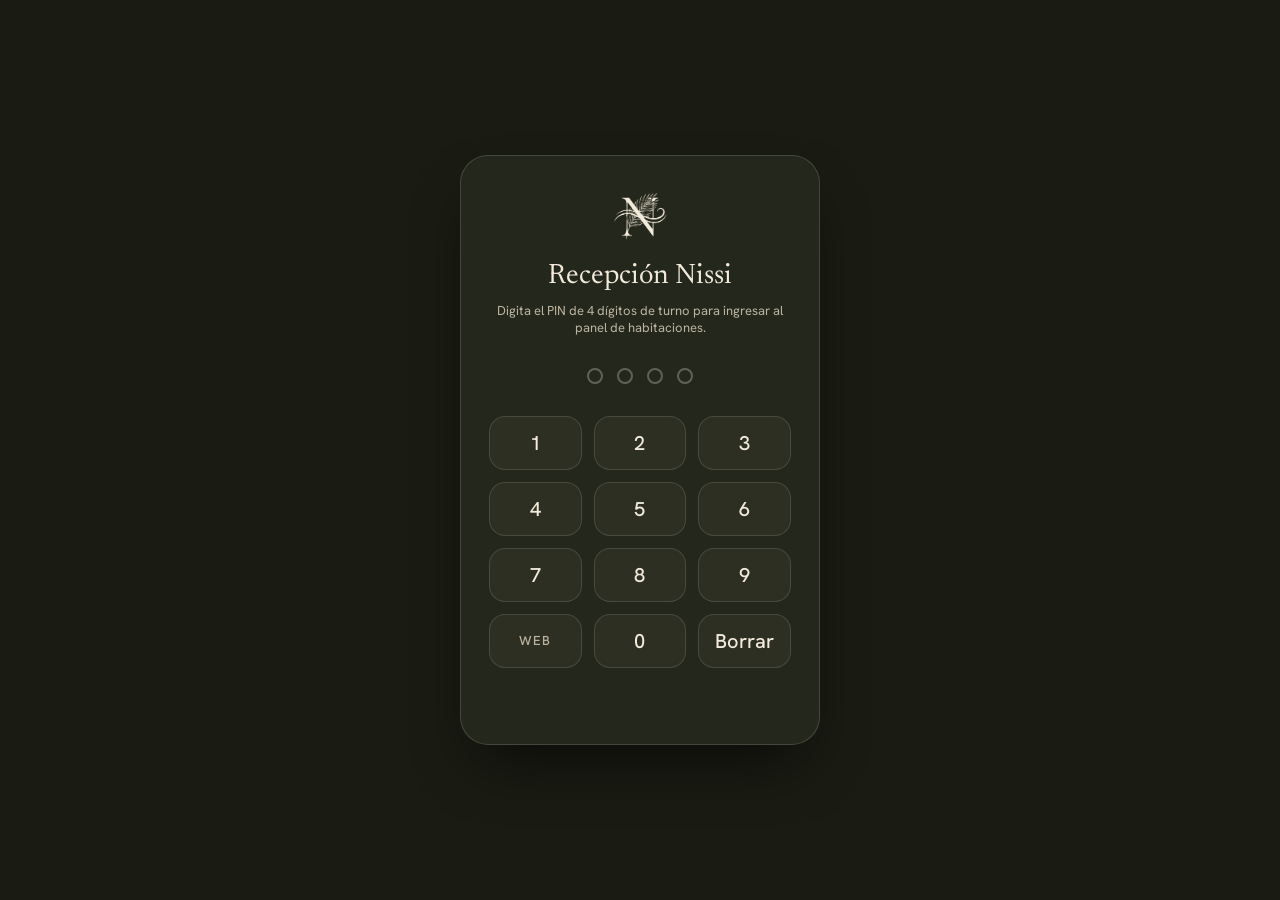
<file: Administracion.html>
<!DOCTYPE html>
<html lang="es">
<head>
<meta charset="utf-8">
<meta name="viewport" content="width=device-width, initial-scale=1">
<title>Hospedaje Nissi · Panel de Recepción y Control</title>
<meta name="robots" content="noindex, nofollow">

<!-- Iconos y fuentes oficiales -->
<link rel="icon" type="image/png" href="assets/nissi-mark-dark.png" media="(prefers-color-scheme: light)">
<link rel="icon" type="image/png" href="assets/nissi-mark.png" media="(prefers-color-scheme: dark)">
<link rel="icon" type="image/png" href="assets/nissi-mark-dark.png">
<link rel="apple-touch-icon" href="assets/logo-nissi.png">
<link rel="preconnect" href="https://fonts.googleapis.com">
<link rel="preconnect" href="https://fonts.gstatic.com" crossorigin>
<link href="https://fonts.googleapis.com/css2?family=Newsreader:ital,opsz,wght@0,6..72,200..700;1,6..72,200..700&family=Hanken+Grotesk:wght@300..700&display=swap" rel="stylesheet">

<!-- Hojas de estilo modulares -->
<link rel="stylesheet" href="css/style.css">
<link rel="stylesheet" href="css/Administracion.css">
<link rel="stylesheet" href="css/Rack.css">
<link rel="stylesheet" href="css/Dashboard.css">
</head>

<body class="admin-body">

<!-- Pantalla de bloqueo de seguridad con PIN -->
<div class="admin-lock" id="lockScreen" role="dialog" aria-modal="true" aria-labelledby="lockTitle">
  <div class="lock-card">
    <img src="assets/nissi-mark.png" alt="Hospedaje Nissi" class="lock-logo" width="54" height="54">
    <h2 class="lock-title" id="lockTitle">Recepción Nissi</h2>
    <p class="lock-desc">Digita el PIN de 4 dígitos de turno para ingresar al panel de habitaciones.</p>

    <div class="pin-display" aria-hidden="true">
      <div class="pin-dot"></div>
      <div class="pin-dot"></div>
      <div class="pin-dot"></div>
      <div class="pin-dot"></div>
    </div>

    <div class="pin-pad">
      <button class="pin-btn" type="button" data-digit="1">1</button>
      <button class="pin-btn" type="button" data-digit="2">2</button>
      <button class="pin-btn" type="button" data-digit="3">3</button>
      <button class="pin-btn" type="button" data-digit="4">4</button>
      <button class="pin-btn" type="button" data-digit="5">5</button>
      <button class="pin-btn" type="button" data-digit="6">6</button>
      <button class="pin-btn" type="button" data-digit="7">7</button>
      <button class="pin-btn" type="button" data-digit="8">8</button>
      <button class="pin-btn" type="button" data-digit="9">9</button>
      <a href="index.html" class="pin-btn pin-btn--link">Web</a>
      <button class="pin-btn" type="button" data-digit="0">0</button>
      <button class="pin-btn" type="button" id="pinDelete" aria-label="Borrar dígito">Borrar</button>
    </div>

    <span class="err" id="lockError"></span>
  </div>
</div>

<!-- Barra de navegacion del panel administrativo -->
<header class="admin-header">
  <nav class="admin-nav" aria-label="Navegación del rack de recepción">
    <div class="admin-brand">
      <img src="assets/nissi-mark.png" alt="Hospedaje Nissi" width="34" height="34">
      <div class="admin-title">
        <b>Hospedaje Nissi</b>
        <small>Rack de Recepción · Mingueo</small>
      </div>
    </div>

    <!-- Pestañas de Navegacion del Panel -->
    <div class="admin-nav-tabs" role="tablist">
      <button class="nav-tab is-active" id="btnTabRack" type="button" role="tab" aria-selected="true" data-seccion="rack">
        <span>Rack en vivo</span>
      </button>
      <button class="nav-tab" id="btnTabDashboard" type="button" role="tab" aria-selected="false" data-seccion="dashboard">
        <span>Dashboard y Métricas</span>
      </button>
    </div>

    <div class="admin-tools">
      <span class="admin-clock" id="adminClock">--:--</span>
      <button class="btn btn--ghost btn--sm" type="button" id="btnRefrescarRack" title="Actualizar datos">Actualizar</button>
      <button class="btn btn--ghost btn--sm" type="button" id="btnSalirAdmin">Salir</button>
    </div>
  </nav>
</header>

<!-- Contenido central de recepcion -->
<main class="admin-main">

  <!-- Vista 1: Rack en vivo -->
  <div id="seccionRack">
    <section class="admin-summary" aria-label="Resumen de ocupación actual">
      <div class="summary-card">
        <span class="summary-label">Habitaciones libres</span>
        <span class="summary-value summary-value--free" id="countAvailable">--</span>
      </div>
      <div class="summary-card">
        <span class="summary-label">Habitaciones ocupadas</span>
        <span class="summary-value summary-value--busy" id="countOccupied">--</span>
      </div>
      <div class="summary-card">
        <span class="summary-label">Capacidad total</span>
        <span class="summary-value">6</span>
      </div>
    </section>

    <div class="rack-head">
      <h1 class="rack-title">Rack en <em>tiempo real.</em></h1>
      <div class="rack-legend">
        <div class="legend-item"><span class="legend-dot is-free"></span> Libre para check-in</div>
        <div class="legend-item"><span class="legend-dot is-reserved"></span> Apartada / En proceso</div>
        <div class="legend-item"><span class="legend-dot is-cleaning"></span> Pendiente de limpieza</div>
        <div class="legend-item"><span class="legend-dot is-maintenance"></span> En rediseño</div>
        <div class="legend-item"><span class="legend-dot is-busy"></span> Ocupada</div>
      </div>
    </div>

    <section class="rack-grid" id="rackGrid" aria-label="Habitaciones del hospedaje">
      <!-- Se llena dinamicamente con Administracion.js -->
    </section>
  </div>

  <!-- Vista 2: Dashboard de Metricas y Rendimiento -->
  <div id="seccionDashboard" hidden>
    <div class="dash-head">
      <div>
        <span class="eyebrow">Panel de control gerencial</span>
        <h2 class="rack-title">Métricas y <em>rendimiento.</em></h2>
      </div>
      <span class="dash-period-badge" id="dashRangoTexto">Período: Hoy</span>
    </div>

    <!-- Barra de Filtros del Dashboard -->
    <div class="dash-toolbar">
      <div class="dash-filter-group" role="group" aria-label="Filtro de período">
        <button class="dash-filter-btn is-active" type="button" data-filtro="diario" id="btnFiltroDiario">
          Diario (Hoy)
        </button>
        <button class="dash-filter-btn" type="button" data-filtro="semanal" id="btnFiltroSemanal">
          Semanal
        </button>
        <div class="dash-month-wrapper">
          <button class="dash-filter-btn" type="button" data-filtro="mensual" id="btnFiltroMensual">
            Mensual
          </button>
          <select class="dash-select-month" id="dashSelectMes" aria-label="Seleccionar mes específico" hidden>
            <!-- Llenado dinamicamente con Administracion.js -->
          </select>
        </div>
        <button class="dash-filter-btn" type="button" data-filtro="personalizado" id="btnFiltroPersonalizado">
          Rango personalizado
        </button>
      </div>

      <!-- Selector de fechas manual (Calendario) -->
      <div class="dash-custom-range" id="dashCustomRange" hidden>
        <label class="dash-range-field">
          <span>Desde</span>
          <input type="date" class="dash-date-input" id="dashFechaInicio">
        </label>
        <label class="dash-range-field">
          <span>Hasta</span>
          <input type="date" class="dash-date-input" id="dashFechaFin">
        </label>
        <button class="btn btn--cream btn--sm" type="button" id="btnAplicarRango">Aplicar rango</button>
      </div>
    </div>

    <!-- Grid de Tarjetas KPI -->
    <section class="dash-kpis" aria-label="Indicadores clave de rendimiento">
      <div class="dash-kpi-card dash-kpi-card--income">
        <div class="dash-kpi-header">
          <span class="dash-kpi-title">Ingresos Totales</span>
        </div>
        <b class="dash-kpi-val" id="kpiIngresos">$0 COP</b>
        <span class="dash-kpi-sub" id="kpiIngresosSub">Recaudado en el período</span>
      </div>

      <div class="dash-kpi-card dash-kpi-card--occ">
        <div class="dash-kpi-header">
          <span class="dash-kpi-title">Tasa de Ocupación</span>
        </div>
        <b class="dash-kpi-val" id="kpiOcupacion">0%</b>
        <span class="dash-kpi-sub" id="kpiOcupacionSub">Sobre 5 habitaciones activas</span>
      </div>

      <div class="dash-kpi-card dash-kpi-card--nights">
        <div class="dash-kpi-header">
          <span class="dash-kpi-title">Noches Vendidas</span>
        </div>
        <b class="dash-kpi-val" id="kpiNoches">0</b>
        <span class="dash-kpi-sub" id="kpiNochesSub">Noches reservadas</span>
      </div>

      <div class="dash-kpi-card dash-kpi-card--guests">
        <div class="dash-kpi-header">
          <span class="dash-kpi-title">Huéspedes Recibidos</span>
        </div>
        <b class="dash-kpi-val" id="kpiHuespedes">0</b>
        <span class="dash-kpi-sub" id="kpiHuespedesSub">Personas alojadas</span>
      </div>

      <div class="dash-kpi-card">
        <div class="dash-kpi-header">
          <span class="dash-kpi-title">Reservas / Check-ins</span>
        </div>
        <b class="dash-kpi-val" id="kpiCheckins">0</b>
        <span class="dash-kpi-sub" id="kpiCheckinsSub">Ingresos registrados</span>
      </div>
    </section>

    <!-- Grid de Analiticas: Medios de Pago y Rendimiento de Habitaciones -->
    <div class="dash-analytics-grid">
      <!-- Medios de Pago -->
      <div class="dash-card">
        <div class="dash-card-title">
          <span>Medios de Pago</span>
          <small class="dash-period-badge" id="dashTotalMedios">$0 COP</small>
        </div>
        <div class="dash-payments-list" id="dashPaymentsList">
          <!-- Dinamico -->
        </div>
      </div>

      <!-- Rendimiento por Habitacion -->
      <div class="dash-card">
        <div class="dash-card-title">
          <span>Rendimiento por Habitación</span>
          <small class="dash-period-badge">Habitaciones 01 a 06</small>
        </div>
        <div class="dash-rooms-list" id="dashRoomsList">
          <!-- Dinamico -->
        </div>
      </div>
    </div>

    <!-- Tabla Detallada de Reservas del Periodo -->
    <div class="dash-table-card">
      <div class="dash-table-head">
        <div>
          <h2 class="dash-card-title" style="margin-bottom:4px;">Movimientos del Período</h2>
          <span class="dash-kpi-sub"><span id="dashTotalRegistros">0</span> reservas encontradas</span>
        </div>
        <input type="text" class="dash-search-input" id="dashSearchInput" placeholder="Buscar por huésped, cédula o código...">
      </div>

      <div class="dash-table-wrapper">
        <table class="dash-table">
          <thead>
            <tr>
              <th>Código</th>
              <th>Registro</th>
              <th>Huésped</th>
              <th>Cédula</th>
              <th>Hab.</th>
              <th>Estadía</th>
              <th>Noches</th>
              <th>Pers.</th>
              <th>Medio</th>
              <th>Total COP</th>
              <th>Estado</th>
            </tr>
          </thead>
          <tbody id="dashTableBody">
            <!-- Dinamico -->
          </tbody>
        </table>
      </div>
    </div>
  </div>

</main>

<!-- Modal para Check-in presencial rapido (Walk-in) -->
<div class="modal-admin" id="checkinModal" hidden role="dialog" aria-modal="true" aria-labelledby="checkinModalTitle">
  <div class="admin-dialog">
    <div class="admin-dialog-head">
      <div>
        <span class="eyebrow">Ingreso presencial</span>
        <h3 id="checkinModalTitle">Check-in <em>inmediato.</em></h3>
      </div>
      <button class="btn btn--ghost btn--sm js-cerrar-checkin" type="button">Cerrar</button>
    </div>

    <form class="admin-form" id="checkinForm" novalidate>
      <div class="admin-total-box">
        <span id="checkinRoomTitle">Habitación --</span>
        <b id="checkinTotal">$0 COP</b>
      </div>

      <div class="admin-grid-2">
        <label class="admin-field">
          <span>Fecha de llegada</span>
          <input type="date" id="checkinLlegada" readonly>
        </label>
        <label class="admin-field">
          <span>Fecha de salida</span>
          <input type="date" id="checkinSalida" required>
        </label>
      </div>

      <div class="admin-grid-2">
        <label class="admin-field">
          <span>Nombre del huésped</span>
          <input type="text" id="checkinNombre" placeholder="Nombre completo" required autocomplete="off">
        </label>
        <label class="admin-field">
          <span>Cédula de ciudadanía</span>
          <input type="text" id="checkinCedula" placeholder="Ej. 1098765432" inputmode="numeric" required autocomplete="off">
        </label>
      </div>

      <div class="admin-grid-2">
        <label class="admin-field">
          <span>Celular / WhatsApp</span>
          <input type="tel" id="checkinCelular" placeholder="300 123 4567" required autocomplete="off">
        </label>
        <label class="admin-field">
          <span>Número de personas</span>
          <select id="checkinHuespedes">
            <option value="1">1 persona ($55.000/noche)</option>
            <option value="2" selected>2 personas</option>
            <option value="3">3 personas ($110.000/noche)</option>
          </select>
        </label>
      </div>

      <div class="admin-grid-2">
        <label class="admin-field" id="checkinCamasWrap">
          <span>Uso de camas (para 2 personas)</span>
          <select id="checkinCamas">
            <option value="compartida" selected>Cama doble / queen compartida ($70.000/noche)</option>
            <option value="separadas">Camas individuales por persona ($90.000/noche)</option>
          </select>
        </label>
        <label class="admin-field">
          <span>Medio de pago recibido</span>
          <select id="checkinMedio">
            <option value="Efectivo" selected>Efectivo en caja</option>
            <option value="Nequi">Nequi</option>
            <option value="Mixto">Mixto (Nequi + Efectivo)</option>
          </select>
        </label>
      </div>

      <div class="admin-grid-2" id="checkinMixtoCampos" hidden>
        <label class="admin-field">
          <span>Monto pagado por Nequi (COP)</span>
          <input type="number" id="checkinMontoNequi" min="0" placeholder="Ej. 30000" inputmode="numeric">
        </label>
        <label class="admin-field">
          <span>Monto pagado en Efectivo (COP)</span>
          <input type="number" id="checkinMontoEfectivo" min="0" placeholder="Ej. 25000" inputmode="numeric">
        </label>
      </div>

      <label class="admin-field">
        <span>Total cobrado en COP</span>
        <input type="number" id="checkinPago" required>
      </label>

      <span class="err" id="checkinError"></span>

      <div class="admin-form-actions">
        <button class="btn btn--cream" type="submit" id="btnGuardarCheckin">Confirmar ingreso y entregar llaves</button>
        <button class="btn btn--ghost js-cerrar-checkin" type="button">Cancelar</button>
      </div>
    </form>
  </div>
</div>

<!-- Scripts en orden estricto de dependencias -->
<script src="js/Datosinicial.js"></script>
<script src="js/Almacenamiento.js"></script>
<script src="js/Validaciones.js"></script>
<script src="js/Administracion.js"></script>
<script src="js/Rack.js"></script>
<script src="js/Dashboard.js"></script>
</body>
</html>
</file>
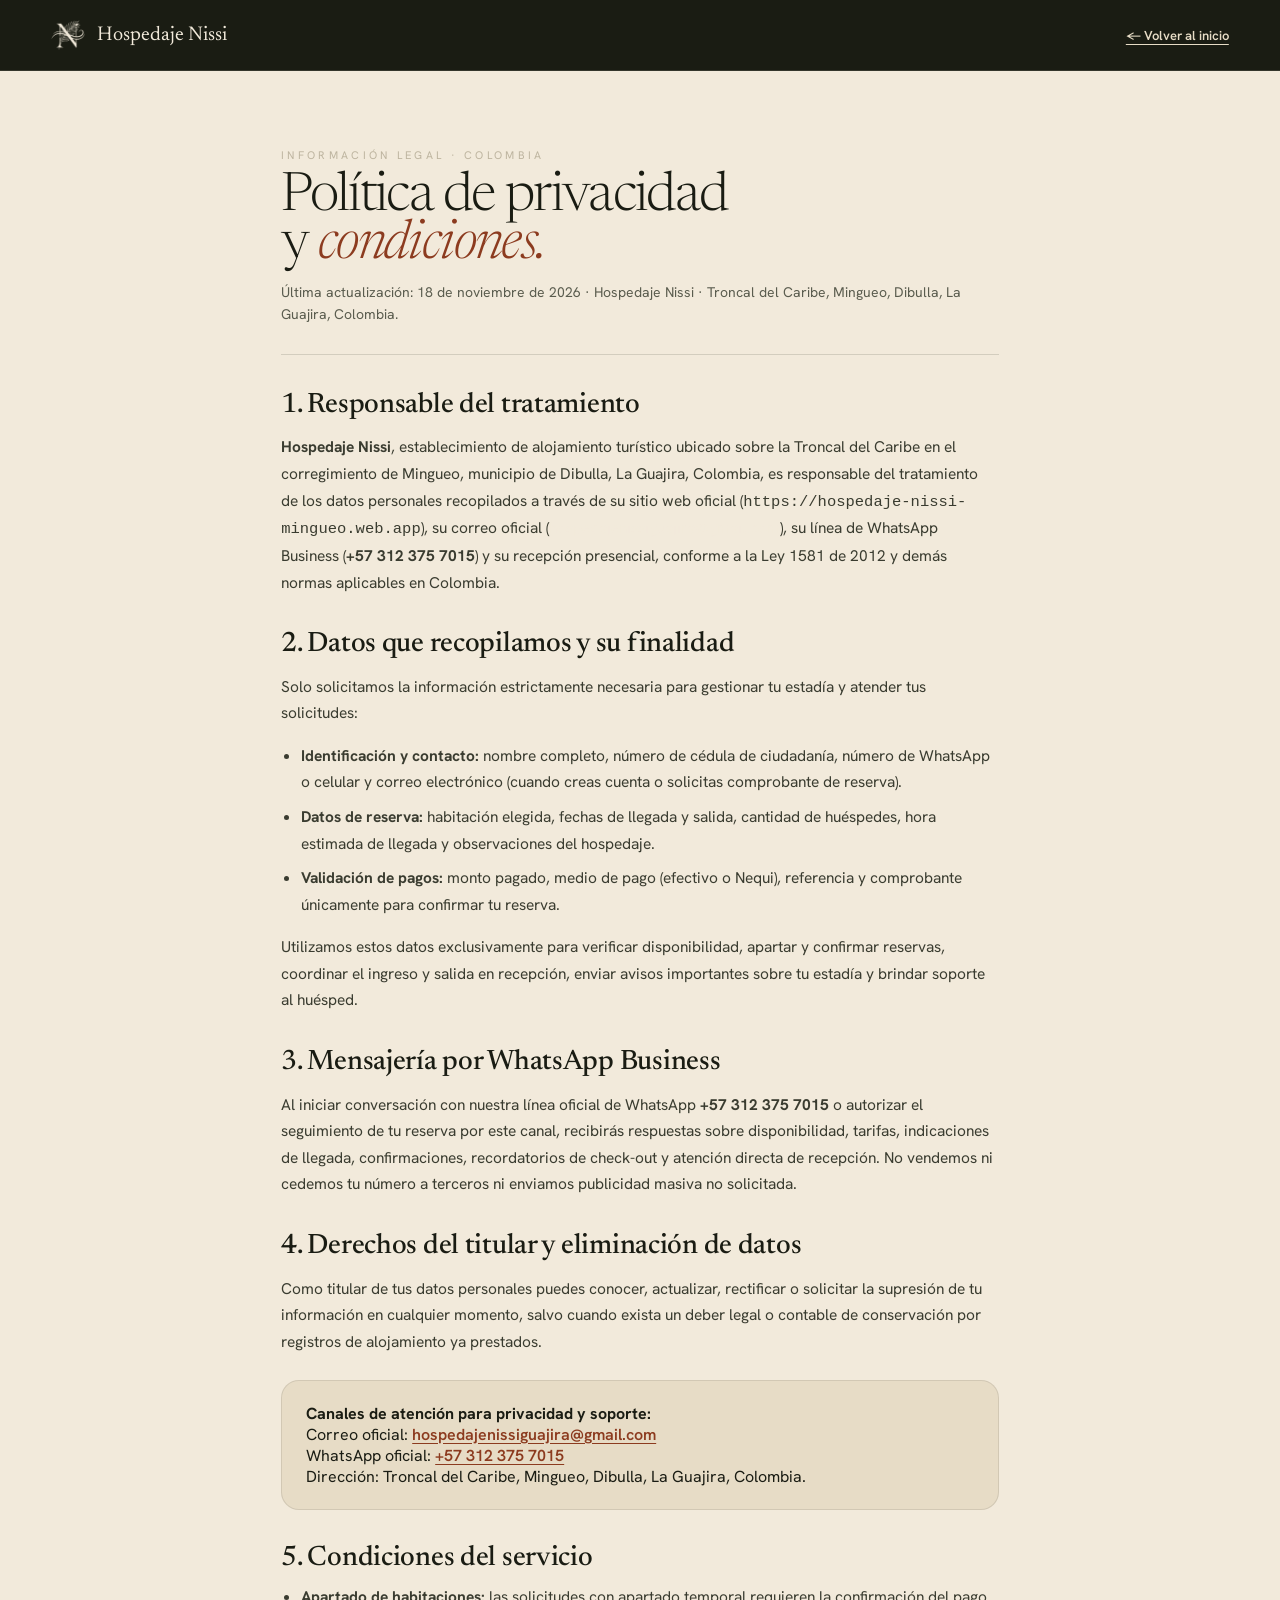
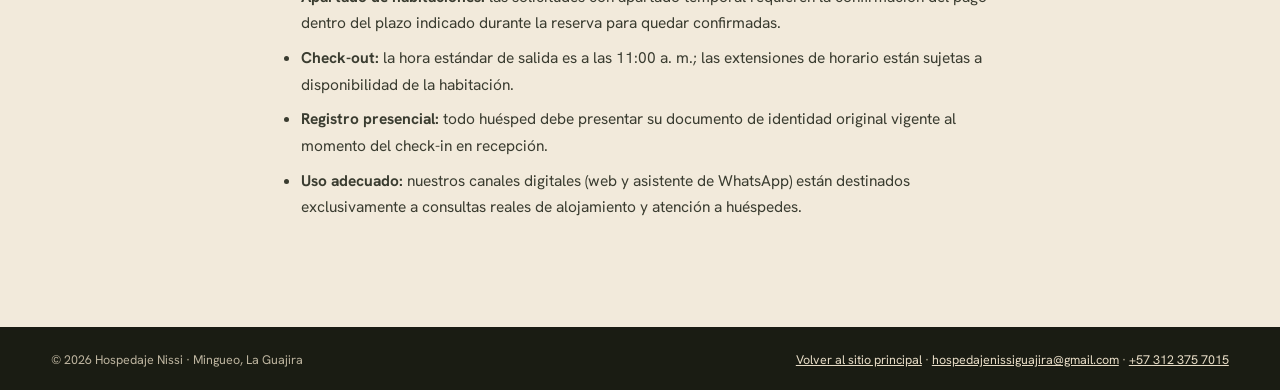
<file: Privacidad.html>
<!DOCTYPE html>
<html lang="es">
<head>
<meta charset="utf-8">
<meta name="viewport" content="width=device-width, initial-scale=1">
<title>Política de privacidad y condiciones · Hospedaje Nissi</title>
<meta name="description" content="Política de tratamiento de datos personales, mensajería por WhatsApp Business y condiciones del servicio de Hospedaje Nissi en Mingueo, Dibulla, La Guajira.">
<link rel="canonical" href="https://hospedaje-nissi-mingueo.web.app/Privacidad.html">
<meta name="robots" content="index, follow">
<meta name="theme-color" content="#1A1C13">
<link rel="icon" type="image/png" href="assets/nissi-mark-dark.png" media="(prefers-color-scheme: light)">
<link rel="icon" type="image/png" href="assets/nissi-mark.png" media="(prefers-color-scheme: dark)">
<link rel="icon" type="image/png" href="assets/nissi-mark-dark.png">
<link rel="apple-touch-icon" href="assets/logo-nissi.png">
<link rel="preconnect" href="https://fonts.googleapis.com">
<link rel="preconnect" href="https://fonts.gstatic.com" crossorigin>
<link href="https://fonts.googleapis.com/css2?family=Newsreader:ital,opsz,wght@0,6..72,200..700;1,6..72,200..700&family=Hanken+Grotesk:wght@300..700&display=swap" rel="stylesheet">
<link rel="stylesheet" href="css/style.css">
<link rel="stylesheet" href="css/Privacidad.css">
</head>
<body class="legal-body">

<header class="legal-top">
  <a class="legal-logo" href="index.html">
    <img src="assets/nissi-mark.png" alt="Logo Hospedaje Nissi" width="34" height="30">
    <span>Hospedaje Nissi</span>
  </a>
  <a class="legal-back" href="index.html">← Volver al inicio</a>
</header>

<main class="legal-main">
  <div class="legal-header">
    <span class="eyebrow eyebrow--oscuro">Información legal · Colombia</span>
    <h1 class="display legal-title">Política de privacidad<br>y <em>condiciones.</em></h1>
    <p class="legal-meta">Última actualización: 18 de noviembre de 2026 · Hospedaje Nissi · Troncal del Caribe, Mingueo, Dibulla, La Guajira, Colombia.</p>
  </div>

  <article class="legal-section" id="privacidad">
    <h2>1. Responsable del tratamiento</h2>
    <p>
      <strong>Hospedaje Nissi</strong>, establecimiento de alojamiento turístico ubicado sobre la Troncal del Caribe en el corregimiento de Mingueo, municipio de Dibulla, La Guajira, Colombia, es responsable del tratamiento de los datos personales recopilados a través de su sitio web oficial (<code>https://hospedaje-nissi-mingueo.web.app</code>), su correo oficial (<a href="mailto:hospedajenissiguajira@gmail.com">hospedajenissiguajira@gmail.com</a>), su línea de WhatsApp Business (<strong>+57 312 375 7015</strong>) y su recepción presencial, conforme a la Ley 1581 de 2012 y demás normas aplicables en Colombia.
    </p>
  </article>

  <article class="legal-section">
    <h2>2. Datos que recopilamos y su finalidad</h2>
    <p>Solo solicitamos la información estrictamente necesaria para gestionar tu estadía y atender tus solicitudes:</p>
    <ul>
      <li><strong>Identificación y contacto:</strong> nombre completo, número de cédula de ciudadanía, número de WhatsApp o celular y correo electrónico (cuando creas cuenta o solicitas comprobante de reserva).</li>
      <li><strong>Datos de reserva:</strong> habitación elegida, fechas de llegada y salida, cantidad de huéspedes, hora estimada de llegada y observaciones del hospedaje.</li>
      <li><strong>Validación de pagos:</strong> monto pagado, medio de pago (efectivo o Nequi), referencia y comprobante únicamente para confirmar tu reserva.</li>
    </ul>
    <p>Utilizamos estos datos exclusivamente para verificar disponibilidad, apartar y confirmar reservas, coordinar el ingreso y salida en recepción, enviar avisos importantes sobre tu estadía y brindar soporte al huésped.</p>
  </article>

  <article class="legal-section">
    <h2>3. Mensajería por WhatsApp Business</h2>
    <p>
      Al iniciar conversación con nuestra línea oficial de WhatsApp <strong>+57 312 375 7015</strong> o autorizar el seguimiento de tu reserva por este canal, recibirás respuestas sobre disponibilidad, tarifas, indicaciones de llegada, confirmaciones, recordatorios de check-out y atención directa de recepción. No vendemos ni cedemos tu número a terceros ni enviamos publicidad masiva no solicitada.
    </p>
  </article>

  <article class="legal-section">
    <h2>4. Derechos del titular y eliminación de datos</h2>
    <p>
      Como titular de tus datos personales puedes conocer, actualizar, rectificar o solicitar la supresión de tu información en cualquier momento, salvo cuando exista un deber legal o contable de conservación por registros de alojamiento ya prestados.
    </p>
    <div class="legal-card">
      <strong>Canales de atención para privacidad y soporte:</strong><br>
      Correo oficial: <a href="mailto:hospedajenissiguajira@gmail.com">hospedajenissiguajira@gmail.com</a><br>
      WhatsApp oficial: <a href="https://wa.me/573123757015" target="_blank" rel="noopener">+57 312 375 7015</a><br>
      Dirección: Troncal del Caribe, Mingueo, Dibulla, La Guajira, Colombia.
    </div>
  </article>

  <article class="legal-section" id="condiciones">
    <h2>5. Condiciones del servicio</h2>
    <ul>
      <li><strong>Apartado de habitaciones:</strong> las solicitudes con apartado temporal requieren la confirmación del pago dentro del plazo indicado durante la reserva para quedar confirmadas.</li>
      <li><strong>Check-out:</strong> la hora estándar de salida es a las 11:00 a. m.; las extensiones de horario están sujetas a disponibilidad de la habitación.</li>
      <li><strong>Registro presencial:</strong> todo huésped debe presentar su documento de identidad original vigente al momento del check-in en recepción.</li>
      <li><strong>Uso adecuado:</strong> nuestros canales digitales (web y asistente de WhatsApp) están destinados exclusivamente a consultas reales de alojamiento y atención a huéspedes.</li>
    </ul>
  </article>
</main>

<footer class="legal-footer">
  <span>© 2026 Hospedaje Nissi · Mingueo, La Guajira</span>
  <span><a href="index.html">Volver al sitio principal</a> · <a href="mailto:hospedajenissiguajira@gmail.com">hospedajenissiguajira@gmail.com</a> · <a href="https://wa.me/573123757015" target="_blank" rel="noopener">+57 312 375 7015</a></span>
</footer>

</body>
</html>
</file>
<file: css/style.css>
/* Hospedaje Nissi - Estilos principales y configuracion global */

:root {
  --ink: #1A1C13;
  --ink2: #24271B;
  --ink3: #2A2D20;
  --cream: #F2EADB;
  --sand: #E7DCC6;
  --muted: #BDB49F;
  --muted-dark: #5A5C4E;
  --text-dark: #3A3C30;
  --rust: #8C3B1F;
  --rust2: #A24725;
  --olive: #4F5A2E;
  --green: #4DD678;
  --serif: 'Newsreader', Georgia, serif;
  --sans: 'Hanken Grotesk', system-ui, -apple-system, sans-serif;
  --pad: clamp(20px, 4vw, 56px);
  --sec: clamp(80px, 10vw, 160px);
  --ease: cubic-bezier(0.16, 1, 0.3, 1);
  --ease-io: cubic-bezier(0.77, 0, 0.18, 1);
}

* {
  box-sizing: border-box;
}

html {
  scroll-behavior: smooth;
}

body {
  margin: 0;
  background: var(--ink);
  color: var(--cream);
  font-family: var(--sans);
  -webkit-font-smoothing: antialiased;
  overflow-x: hidden;
}

a {
  color: var(--cream);
  text-decoration: none;
}

a:hover {
  color: var(--sand);
}

img {
  max-width: 100%;
  height: auto;
}

/* Ocultamiento estricto para elementos con atributo hidden */
[hidden] {
  display: none !important;
}

/* Contenedor de simbolos vectoriales reutilizables sin ocupar espacio */
.simbolos,
svg[hidden] {
  display: none !important;
  position: absolute;
  width: 0;
  height: 0;
  overflow: hidden;
  pointer-events: none;
}

button, input {
  font-family: var(--sans);
}

::selection {
  background: var(--rust);
  color: var(--cream);
}

input::-webkit-calendar-picker-indicator {
  filter: invert(0.9);
  cursor: pointer;
}

em {
  font-style: italic;
}

/* Enlace directo para accesibilidad */
.skip-link {
  position: absolute;
  top: -100px;
  left: 20px;
  background: var(--rust);
  color: var(--cream);
  padding: 12px 20px;
  z-index: 9999;
  border-radius: 8px;
  transition: top 0.3s;
}

.skip-link:focus {
  top: 20px;
}

/* Tipografia y utilidades de encabezado */
.eyebrow {
  font-size: 11px;
  letter-spacing: 0.3em;
  text-transform: uppercase;
  color: var(--muted);
}

.display {
  margin: 0;
  font-family: var(--serif);
  font-weight: 300;
  line-height: 0.88;
  letter-spacing: -0.03em;
}

.display em {
  color: var(--sand);
}

.light .display em, .on-light em {
  color: var(--rust);
}

/* Botones e indicadores de interaccion */
.btn {
  border: 0;
  border-radius: 999px;
  cursor: pointer;
  display: inline-flex;
  align-items: center;
  gap: 12px;
  font-weight: 600;
  font-size: 14px;
  padding: 14px 22px;
  transition: all 0.4s var(--ease);
}

.btn:active {
  transform: scale(0.95);
}

.btn--cream {
  background: var(--cream);
  color: var(--ink);
}

.btn--cream:hover {
  background: var(--rust);
  color: var(--cream);
  gap: 20px;
}

.btn--ghost {
  background: transparent;
  color: var(--cream);
  border: 1px solid rgba(242, 234, 219, 0.4);
  font-weight: 500;
}

.btn--ghost:hover {
  border-color: var(--cream);
  background: rgba(242, 234, 219, 0.08);
  color: var(--cream);
}

.btn--dark {
  background: var(--ink);
  color: var(--cream);
  padding: 18px 30px;
  font-size: 15px;
}

.btn--dark:hover {
  background: var(--rust);
  padding: 18px 38px;
  color: var(--cream);
}

.btn--rust {
  background: var(--rust);
  color: var(--cream);
  padding: 18px 30px;
  font-size: 15px;
}

.btn--rust:hover {
  background: var(--ink);
  padding: 18px 38px;
}

.btn--outline-dark {
  background: transparent;
  border: 1px solid var(--ink);
  color: var(--ink);
  padding: 18px 28px;
  font-weight: 500;
  font-size: 15px;
}

.btn--sm {
  padding: 11px 18px;
  font-size: 13px;
}

.link-btn {
  background: none;
  border: 0;
  padding: 0;
  cursor: pointer;
  font: 14px var(--sans);
  color: inherit;
}

.dot {
  width: 9px;
  height: 9px;
  border-radius: 50%;
  background: var(--green);
  flex: none;
}

.dot--pulse {
  animation: nPulse 1.6s infinite;
}

.dot--wa {
  background: #2FB45A;
}

.dot--sm {
  width: 8px;
  height: 8px;
}

.link-btn--subrayado {
  text-decoration: underline;
  text-underline-offset: 4px;
}

.link-btn--tenue {
  align-self: flex-start;
  color: var(--muted-dark);
}

.row {
  display: flex;
  gap: 10px;
  flex-wrap: wrap;
  align-items: center;
}

.row--amplia {
  gap: 16px;
}
</file>
<file: css/Administracion.css>
/* Estilos del panel administrativo y rack de recepcion */

.admin-body {
  background: var(--ink);
  color: var(--cream);
  min-height: 100vh;
  display: flex;
  flex-direction: column;
}

/* Pantalla de bloqueo con PIN de seguridad */
.admin-lock {
  position: fixed;
  inset: 0;
  z-index: 500;
  background: var(--ink);
  display: flex;
  align-items: center;
  justify-content: center;
  padding: 24px;
}

.admin-lock[hidden] {
  display: none !important;
}

.lock-card {
  width: min(100%, 360px);
  background: var(--ink2);
  border: 1px solid rgba(242, 234, 219, 0.16);
  border-radius: 28px;
  padding: 36px 28px;
  display: flex;
  flex-direction: column;
  align-items: center;
  gap: 22px;
  box-shadow: 0 30px 60px -20px rgba(0, 0, 0, 0.7);
}

.lock-logo {
  width: 54px;
  height: auto;
}

.lock-title {
  margin: 0;
  font-family: var(--serif);
  font-size: 28px;
  font-weight: 400;
  text-align: center;
}

.lock-desc {
  margin: -10px 0 0;
  font-size: 13px;
  color: var(--muted);
  text-align: center;
}

.pin-display {
  display: flex;
  gap: 14px;
  margin: 10px 0;
}

.pin-dot {
  width: 16px;
  height: 16px;
  border-radius: 50%;
  border: 2px solid rgba(242, 234, 219, 0.3);
  transition: all 0.25s var(--ease);
}

.pin-dot.is-filled {
  background: var(--cream);
  border-color: var(--cream);
  transform: scale(1.15);
}

.pin-pad {
  display: grid;
  grid-template-columns: repeat(3, 1fr);
  gap: 12px;
  width: 100%;
}

.pin-btn {
  height: 54px;
  border-radius: 16px;
  border: 1px solid rgba(242, 234, 219, 0.14);
  background: rgba(242, 234, 219, 0.04);
  color: var(--cream);
  font-size: 20px;
  font-weight: 500;
  cursor: pointer;
  transition: all 0.2s;
  display: flex;
  align-items: center;
  justify-content: center;
}

.pin-btn:hover {
  background: rgba(242, 234, 219, 0.12);
  border-color: var(--sand);
}

.pin-btn:active {
  transform: scale(0.94);
  background: var(--rust);
}

.pin-btn--link {
  font-size: 13px;
  text-transform: uppercase;
  letter-spacing: 0.1em;
  color: var(--muted);
}

.lock-card .err {
  min-height: 18px;
}

/* Cabecera del panel administrativo */
.admin-header {
  border-bottom: 1px solid rgba(242, 234, 219, 0.12);
  background: rgba(26, 28, 19, 0.95);
  backdrop-filter: blur(12px);
  position: sticky;
  top: 0;
  z-index: 100;
  padding: 16px var(--pad);
}

.admin-nav {
  display: flex;
  align-items: center;
  justify-content: space-between;
  gap: 20px;
  flex-wrap: wrap;
}

.admin-brand {
  display: flex;
  align-items: center;
  gap: 12px;
}

.admin-brand img {
  height: 34px;
  width: auto;
}

.admin-title {
  display: flex;
  flex-direction: column;
}

.admin-title b {
  font-family: var(--serif);
  font-size: 20px;
  line-height: 1;
}

.admin-title small {
  font-size: 10px;
  letter-spacing: 0.2em;
  text-transform: uppercase;
  color: var(--sand);
}

.admin-tools {
  display: flex;
  align-items: center;
  gap: 12px;
  flex-wrap: wrap;
}

.admin-clock {
  font-size: 13px;
  color: var(--sand);
  background: rgba(242, 234, 219, 0.06);
  padding: 6px 12px;
  border-radius: 999px;
  border: 1px solid rgba(242, 234, 219, 0.12);
}

/* Contenedor central del panel */
.admin-main {
  flex: 1;
  padding: clamp(24px, 4vw, 48px) var(--pad);
  max-width: 1200px;
  margin: 0 auto;
  width: 100%;
}

.admin-summary {
  display: grid;
  grid-template-columns: repeat(auto-fit, minmax(220px, 1fr));
  gap: 16px;
  margin-bottom: 32px;
}

.summary-card {
  background: var(--ink2);
  border: 1px solid rgba(242, 234, 219, 0.12);
  border-radius: 20px;
  padding: 20px 24px;
  display: flex;
  flex-direction: column;
  gap: 6px;
}

.summary-label {
  font-size: 11px;
  letter-spacing: 0.18em;
  text-transform: uppercase;
  color: var(--muted);
}

.summary-value {
  font-family: var(--serif);
  font-size: 32px;
  line-height: 1;
  color: var(--cream);
}

.summary-value--free {
  color: #55E482;
}

.summary-value--busy {
  color: #FF7B6E;
}
</file>
<file: css/Rack.css>
/* Modulo de rack de habitaciones en tiempo real y modal de check-in presencial */

/* Tablero de Rack de Habitaciones */
.rack-head {
  display: flex;
  justify-content: space-between;
  align-items: baseline;
  gap: 16px;
  margin-bottom: 20px;
  flex-wrap: wrap;
}

.rack-title {
  margin: 0;
  font-family: var(--serif);
  font-size: clamp(28px, 4vw, 40px);
  font-weight: 300;
}

.rack-legend {
  display: flex;
  align-items: center;
  gap: 18px;
  font-size: 12px;
}

.legend-item {
  display: flex;
  align-items: center;
  gap: 6px;
}

.legend-dot {
  width: 10px;
  height: 10px;
  border-radius: 50%;
}

.legend-dot.is-free {
  background: #2FB45A;
  box-shadow: 0 0 10px rgba(47, 180, 90, 0.4);
}

.legend-dot.is-reserved {
  background: #E6A832;
  box-shadow: 0 0 10px rgba(230, 168, 50, 0.4);
}

.legend-dot.is-maintenance {
  background: #8E8C84;
  box-shadow: 0 0 10px rgba(142, 140, 132, 0.4);
}

.legend-dot.is-cleaning {
  background: #38BDF8;
  box-shadow: 0 0 10px rgba(56, 189, 248, 0.4);
}

.legend-dot.is-busy {
  background: #D94436;
  box-shadow: 0 0 10px rgba(217, 68, 54, 0.4);
}

.rack-grid {
  display: grid;
  grid-template-columns: repeat(auto-fit, minmax(300px, 1fr));
  gap: 20px;
}

.room-card {
  background: var(--ink2);
  border: 1px solid rgba(242, 234, 219, 0.14);
  border-radius: 24px;
  padding: 24px;
  display: flex;
  flex-direction: column;
  gap: 16px;
  transition: all 0.3s var(--ease);
  position: relative;
  overflow: hidden;
}

.room-card::before {
  content: '';
  position: absolute;
  top: 0;
  left: 0;
  right: 0;
  height: 4px;
}

.room-card.is-available::before {
  background: #2FB45A;
}

.room-card.is-reserved::before {
  background: #E6A832;
}

.room-card.is-maintenance::before {
  background: #8E8C84;
}

.room-card.is-cleaning::before {
  background: #38BDF8;
}

.room-card.is-occupied::before {
  background: #D94436;
}

.room-card-head {
  display: flex;
  justify-content: space-between;
  align-items: baseline;
}

.room-card-num {
  font-family: var(--serif);
  font-size: 38px;
  font-weight: 300;
  font-style: italic;
  line-height: 1;
}

.room-card-status {
  display: inline-flex;
  align-items: center;
  gap: 6px;
  font-size: 11px;
  font-weight: 600;
  letter-spacing: 0.1em;
  text-transform: uppercase;
  padding: 4px 10px;
  border-radius: 999px;
}

.room-card.is-available .room-card-status {
  background: rgba(47, 180, 90, 0.15);
  color: #55E482;
  border: 1px solid rgba(47, 180, 90, 0.3);
}

.room-card.is-reserved .room-card-status {
  background: rgba(230, 168, 50, 0.16);
  color: #F5C45E;
  border: 1px solid rgba(230, 168, 50, 0.35);
}

.room-card.is-maintenance .room-card-status {
  background: rgba(142, 140, 132, 0.18);
  color: #C4C1B6;
  border: 1px solid rgba(142, 140, 132, 0.35);
}

.room-card.is-cleaning .room-card-status {
  background: rgba(56, 189, 248, 0.16);
  color: #7DD3FC;
  border: 1px solid rgba(56, 189, 248, 0.35);
}

.room-card.is-occupied .room-card-status {
  background: rgba(217, 68, 54, 0.15);
  color: #FF7B6E;
  border: 1px solid rgba(217, 68, 54, 0.3);
}

.room-card-type {
  font-family: var(--serif);
  font-size: 22px;
  margin: 0;
}

.room-card-info {
  display: flex;
  justify-content: space-between;
  font-size: 13px;
  color: var(--muted);
  border-top: 1px solid rgba(242, 234, 219, 0.08);
  padding-top: 12px;
}

.room-card-price {
  font-size: 17px;
  font-weight: 600;
  color: var(--sand);
}

/* Modal de Check-in Presencial */
.modal-admin {
  position: fixed;
  inset: 0;
  z-index: 400;
  background: rgba(14, 15, 10, 0.85);
  backdrop-filter: blur(8px);
  display: flex;
  align-items: center;
  justify-content: center;
  padding: 20px;
  overflow-y: auto;
}

.modal-admin[hidden] {
  display: none !important;
}

.admin-dialog {
  width: min(100%, 540px);
  background: var(--ink);
  border: 1px solid rgba(242, 234, 219, 0.2);
  border-radius: 28px;
  padding: 32px 28px;
  display: flex;
  flex-direction: column;
  gap: 22px;
  box-shadow: 0 40px 80px -20px rgba(0, 0, 0, 0.8);
}

.admin-dialog-head {
  display: flex;
  justify-content: space-between;
  align-items: center;
}

.admin-dialog-head h3 {
  margin: 0;
  font-family: var(--serif);
  font-size: 28px;
  font-weight: 400;
}

.admin-dialog-head h3 em {
  color: var(--rust);
}

.admin-form {
  display: flex;
  flex-direction: column;
  gap: 18px;
}

.admin-grid-2 {
  display: grid;
  grid-template-columns: repeat(auto-fit, minmax(200px, 1fr));
  gap: 16px;
}

.admin-field {
  display: flex;
  flex-direction: column;
  gap: 6px;
}

.admin-field span {
  font-size: 11px;
  letter-spacing: 0.15em;
  text-transform: uppercase;
  color: var(--muted);
}

.admin-field input,
.admin-field select {
  background: rgba(242, 234, 219, 0.05);
  border: 1px solid rgba(242, 234, 219, 0.2);
  border-radius: 12px;
  color: var(--cream);
  font-size: 16px;
  padding: 12px 14px;
  outline: none;
  font-family: var(--sans);
}

.admin-field input:focus,
.admin-field select:focus {
  border-color: var(--sand);
  background: rgba(242, 234, 219, 0.09);
}

.admin-field select option {
  background: var(--ink);
  color: var(--cream);
}

.admin-total-box {
  background: rgba(242, 234, 219, 0.05);
  border: 1px solid rgba(242, 234, 219, 0.12);
  border-radius: 16px;
  padding: 16px 20px;
  display: flex;
  justify-content: space-between;
  align-items: baseline;
}

.admin-total-box span {
  font-size: 13px;
  color: var(--sand);
}

.admin-total-box b {
  font-family: var(--serif);
  font-size: 26px;
  color: var(--cream);
}

.room-card-action {
  margin-top: auto;
  padding-top: 10px;
}

.room-card-action .btn {
  width: 100%;
  justify-content: center;
}

.admin-form .err {
  min-height: 18px;
}

.admin-form-actions {
  display: flex;
  gap: 12px;
  margin-top: 10px;
}

.admin-form-actions .btn--cream {
  flex: 1;
  justify-content: center;
}
</file>
<file: css/Dashboard.css>
/* Panel gerencial: pestañas, filtros de período, indicadores y tabla de movimientos */

.admin-nav-tabs {
  display: flex;
  background: rgba(242, 234, 219, 0.08);
  border: 1px solid rgba(242, 234, 219, 0.14);
  border-radius: 999px;
  padding: 4px;
  gap: 4px;
}

.nav-tab {
  background: transparent;
  border: none;
  color: var(--muted);
  font-family: inherit;
  font-size: 13px;
  font-weight: 500;
  padding: 8px 18px;
  border-radius: 999px;
  cursor: pointer;
  transition: all 0.25s var(--ease);
  display: flex;
  align-items: center;
  gap: 8px;
}

.nav-tab:hover {
  color: var(--cream);
  background: rgba(242, 234, 219, 0.05);
}

.nav-tab.is-active {
  background: var(--cream);
  color: var(--ink);
  font-weight: 600;
  box-shadow: 0 4px 14px rgba(0, 0, 0, 0.25);
}

.dash-head {
  display: flex;
  justify-content: space-between;
  align-items: flex-end;
  gap: 16px;
  margin-bottom: 24px;
  flex-wrap: wrap;
}

.dash-period-badge {
  font-size: 12px;
  color: var(--sand);
  background: rgba(242, 234, 219, 0.06);
  padding: 6px 14px;
  border-radius: 999px;
  border: 1px solid rgba(242, 234, 219, 0.14);
  font-weight: 500;
}

.dash-toolbar {
  display: flex;
  justify-content: space-between;
  align-items: center;
  gap: 16px;
  flex-wrap: wrap;
  margin-bottom: 28px;
  background: var(--ink2);
  border: 1px solid rgba(242, 234, 219, 0.12);
  border-radius: 20px;
  padding: 16px 20px;
}

.dash-filter-group {
  display: flex;
  align-items: center;
  gap: 8px;
  flex-wrap: wrap;
}

.dash-month-wrapper {
  display: flex;
  align-items: center;
  gap: 6px;
}

.dash-filter-btn {
  background: rgba(242, 234, 219, 0.05);
  border: 1px solid rgba(242, 234, 219, 0.12);
  color: var(--sand);
  font-family: inherit;
  font-size: 13px;
  padding: 8px 16px;
  border-radius: 999px;
  cursor: pointer;
  transition: all 0.2s var(--ease);
  display: inline-flex;
  align-items: center;
  gap: 6px;
}

.dash-filter-btn:hover {
  background: rgba(242, 234, 219, 0.1);
  color: var(--cream);
}

.dash-filter-btn.is-active {
  background: var(--sand);
  border-color: var(--sand);
  color: var(--ink);
  font-weight: 600;
  box-shadow: 0 4px 12px rgba(0, 0, 0, 0.2);
}

.dash-select-month,
.dash-date-input {
  background: rgba(242, 234, 219, 0.08);
  border: 1px solid rgba(242, 234, 219, 0.2);
  color: var(--cream);
  font-family: inherit;
  font-size: 13px;
  padding: 7px 14px;
  border-radius: 999px;
  outline: none;
  cursor: pointer;
}

.dash-select-month:focus,
.dash-date-input:focus { border-color: var(--cream); }
.dash-select-month option { background: #1F2218; color: var(--cream); }

.dash-custom-range {
  display: flex;
  align-items: flex-end;
  gap: 12px;
  flex-wrap: wrap;
}

.dash-range-field {
  display: flex;
  flex-direction: column;
  gap: 4px;
}

.dash-range-field span {
  font-size: 11px;
  letter-spacing: 0.1em;
  text-transform: uppercase;
  color: var(--muted);
}

.dash-kpis {
  display: grid;
  grid-template-columns: repeat(auto-fit, minmax(210px, 1fr));
  gap: 16px;
  margin-bottom: 28px;
}

.dash-kpi-card {
  background: var(--ink2);
  border: 1px solid rgba(242, 234, 219, 0.12);
  border-top: 2px solid rgba(242, 234, 219, 0.24);
  border-radius: 18px;
  padding: 22px 24px;
  display: flex;
  flex-direction: column;
  gap: 8px;
}

.dash-kpi-card--income { border-top-color: #55E482; }
.dash-kpi-card--occ { border-top-color: #F3BA47; }
.dash-kpi-card--nights { border-top-color: var(--sand); }
.dash-kpi-card--guests { border-top-color: var(--rust2); }

.dash-kpi-header { display: flex; justify-content: space-between; align-items: center; }

.dash-kpi-title {
  font-size: 11px;
  letter-spacing: 0.16em;
  text-transform: uppercase;
  color: var(--muted);
}

.dash-kpi-val {
  font-family: var(--serif);
  font-size: 30px;
  line-height: 1.1;
  color: var(--cream);
}

.dash-kpi-sub { font-size: 12px; color: var(--sand); }

.dash-analytics-grid {
  display: grid;
  grid-template-columns: repeat(auto-fit, minmax(320px, 1fr));
  gap: 20px;
  margin-bottom: 28px;
}

.dash-card,
.dash-table-card {
  background: var(--ink2);
  border: 1px solid rgba(242, 234, 219, 0.12);
  border-radius: 20px;
  padding: 24px;
}

.dash-card { display: flex; flex-direction: column; }
.dash-table-card { overflow: hidden; }

.dash-card-title {
  margin: 0 0 18px 0;
  font-size: 16px;
  font-weight: 500;
  color: var(--cream);
  display: flex;
  align-items: center;
  justify-content: space-between;
}

.dash-payments-list { display: flex; flex-direction: column; gap: 16px; }
.dash-payment-item { display: flex; flex-direction: column; gap: 6px; }

.dash-payment-row {
  display: flex;
  justify-content: space-between;
  align-items: baseline;
  font-size: 13px;
}

.dash-payment-row b { color: var(--cream); font-family: var(--sans); }
.dash-payment-row span { color: var(--sand); }

.dash-bar-bg {
  height: 8px;
  background: rgba(242, 234, 219, 0.08);
  border-radius: 999px;
  overflow: hidden;
}

.dash-bar-fill {
  height: 100%;
  border-radius: 999px;
  transition: width 0.4s var(--ease);
}

.dash-rooms-list { display: flex; flex-direction: column; }

.dash-room-item {
  display: flex;
  align-items: center;
  justify-content: space-between;
  padding: 12px 0;
  border-bottom: 1px solid rgba(242, 234, 219, 0.07);
}

.dash-room-item:last-child { border-bottom: none; }
.dash-room-info { display: flex; align-items: center; gap: 12px; }
.dash-room-num { font-family: var(--serif); font-size: 20px; color: var(--sand); min-width: 30px; }

.dash-room-stats {
  display: flex;
  flex-direction: column;
  align-items: flex-end;
  gap: 2px;
}

.dash-room-stats b { font-size: 14px; color: var(--cream); }
.dash-room-stats small { font-size: 12px; color: var(--sand); }

.dash-table-head {
  display: flex;
  justify-content: space-between;
  align-items: center;
  flex-wrap: wrap;
  gap: 14px;
  margin-bottom: 18px;
}

.dash-search-input {
  background: rgba(242, 234, 219, 0.06);
  border: 1px solid rgba(242, 234, 219, 0.18);
  color: var(--cream);
  font-family: inherit;
  font-size: 13px;
  padding: 8px 16px;
  border-radius: 999px;
  min-width: 260px;
  outline: none;
}

.dash-search-input:focus { border-color: var(--cream); }
.dash-table-wrapper { overflow-x: auto; -webkit-overflow-scrolling: touch; }

.dash-table {
  width: 100%;
  border-collapse: collapse;
  text-align: left;
  font-size: 13px;
}

.dash-table th {
  padding: 12px 14px;
  font-size: 11px;
  text-transform: uppercase;
  letter-spacing: 0.14em;
  color: var(--muted);
  border-bottom: 1px solid rgba(242, 234, 219, 0.12);
  white-space: nowrap;
}

.dash-table td {
  padding: 14px;
  border-bottom: 1px solid rgba(242, 234, 219, 0.06);
  color: var(--cream);
  white-space: nowrap;
}

.dash-table tr:hover td { background: rgba(242, 234, 219, 0.03); }

.dash-badge {
  display: inline-block;
  padding: 4px 10px;
  border-radius: 999px;
  font-size: 11px;
  font-weight: 500;
}

.dash-badge--confirmada {
  background: rgba(85, 228, 130, 0.15);
  color: #55E482;
  border: 1px solid rgba(85, 228, 130, 0.3);
}

.dash-badge--pendiente {
  background: rgba(243, 186, 71, 0.15);
  color: #F3BA47;
  border: 1px solid rgba(243, 186, 71, 0.3);
}

.dash-empty-state { text-align: center; padding: 48px 16px; color: var(--sand); }

@media (max-width: 768px) {
  .dash-toolbar { flex-direction: column; align-items: stretch; }
  .dash-filter-group { justify-content: flex-start; }
  .dash-custom-range { flex-direction: column; align-items: stretch; }
  .dash-search-input { width: 100%; min-width: 0; }
}
</file>
<file: css/Privacidad.css>
/* Estilos dedicados para la pagina de politica de privacidad y condiciones */
.legal-body {
  background: var(--cream);
  color: var(--ink);
  min-height: 100svh;
  display: flex;
  flex-direction: column;
}

.legal-top {
  background: var(--ink);
  color: var(--cream);
  padding: 20px var(--pad);
  display: flex;
  align-items: center;
  justify-content: space-between;
  gap: 16px;
  border-bottom: 1px solid rgba(242, 234, 219, 0.12);
}

.legal-logo {
  display: inline-flex;
  align-items: center;
  gap: 12px;
  font-family: var(--serif);
  font-size: 20px;
  color: var(--cream);
}

.legal-logo img {
  width: 34px;
  height: auto;
}

.legal-back {
  font-size: 13px;
  font-weight: 600;
  color: var(--sand);
  text-decoration: underline;
  text-underline-offset: 4px;
}

.legal-back:hover {
  color: var(--cream);
}

.legal-main {
  width: 100%;
  max-width: 820px;
  margin: 0 auto;
  padding: clamp(40px, 6vw, 72px) var(--pad) 72px;
  flex: 1;
}

.legal-header {
  padding-bottom: 28px;
  border-bottom: 1px solid rgba(26, 28, 19, 0.14);
  margin-bottom: 36px;
}

.legal-title {
  margin: 10px 0 12px;
  font-size: clamp(34px, 5vw, 54px);
  color: var(--ink);
}

.legal-title em {
  color: var(--rust);
}

.legal-meta {
  margin: 0;
  font-size: 14px;
  color: var(--muted-dark);
  line-height: 1.6;
}

.legal-section {
  margin-bottom: 34px;
}

.legal-section h2 {
  font-family: var(--serif);
  font-weight: 500;
  font-size: clamp(22px, 2.8vw, 28px);
  color: var(--ink);
  margin: 0 0 12px;
  letter-spacing: -0.01em;
}

.legal-section p,
.legal-section li {
  font-size: 15.5px;
  line-height: 1.72;
  color: var(--text-dark);
}

.legal-section ul {
  margin: 10px 0 0;
  padding-left: 20px;
  display: grid;
  gap: 8px;
}

.legal-card {
  background: var(--sand);
  border: 1px solid rgba(26, 28, 19, 0.1);
  border-radius: 18px;
  padding: 22px 24px;
  margin-top: 24px;
}

.legal-card strong {
  color: var(--ink);
}

.legal-card a {
  color: var(--rust);
  font-weight: 600;
  text-decoration: underline;
  text-underline-offset: 3px;
}

.legal-footer {
  background: var(--ink);
  color: var(--muted);
  padding: 24px var(--pad);
  font-size: 12.5px;
  display: flex;
  flex-wrap: wrap;
  justify-content: space-between;
  gap: 12px;
}

.legal-footer a {
  color: var(--sand);
  text-decoration: underline;
}
</file>
